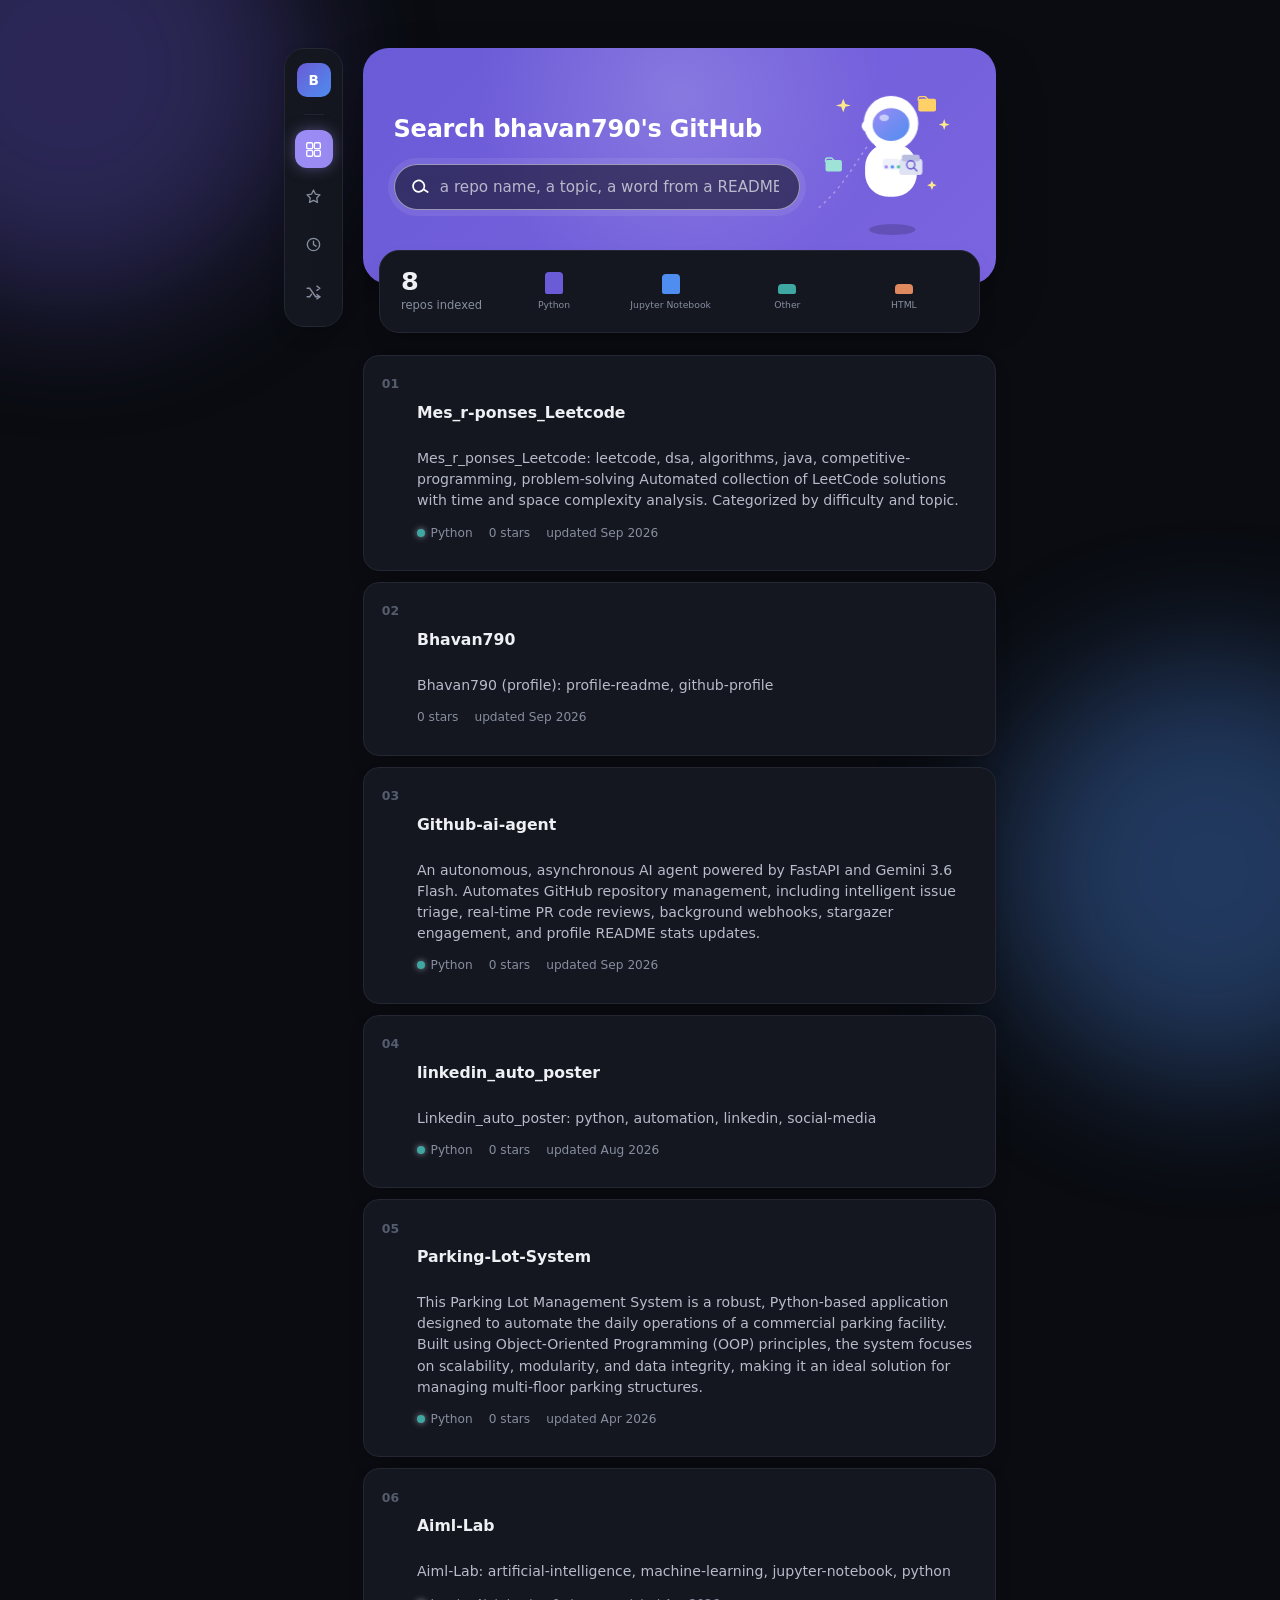
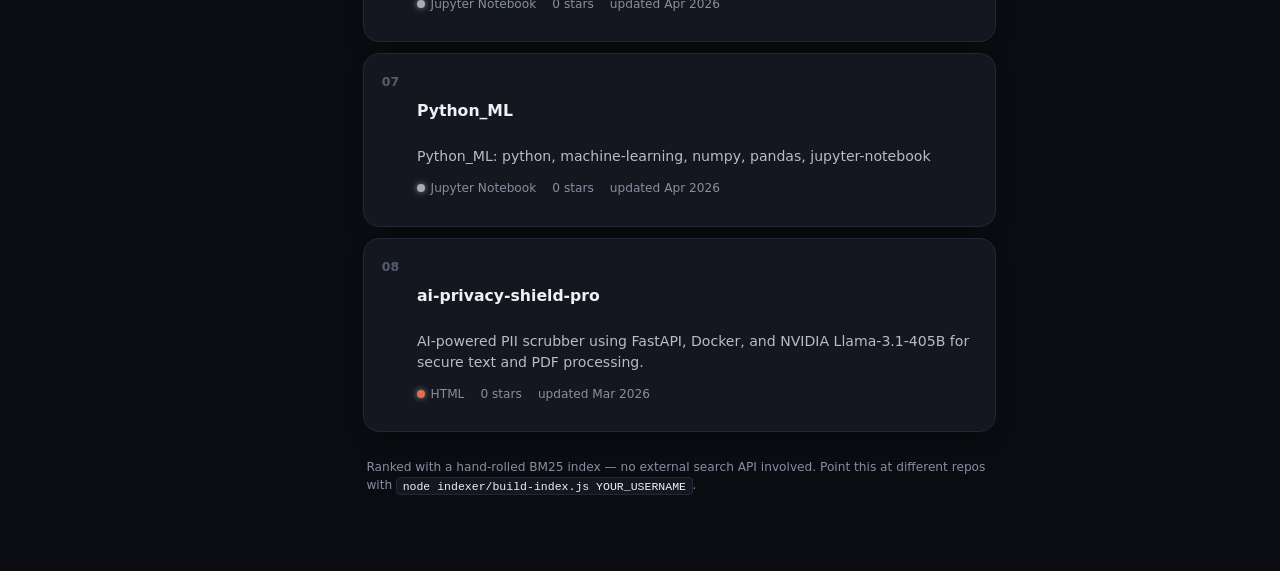
<file: docs/index.html>
<!DOCTYPE html>
<html lang="en">
<head>
  <meta charset="UTF-8" />
  <meta name="viewport" content="width=device-width, initial-scale=1.0" />
  <title>Repo Search</title>
  <link rel="stylesheet" href="style.css" />
</head>
<body>
  <div class="blob blob-a" aria-hidden="true"></div>
  <div class="blob blob-b" aria-hidden="true"></div>

  <div class="sparks" aria-hidden="true">
    <span class="spark" style="left:8%; animation-delay:0s; animation-duration:7s;"></span>
    <span class="spark" style="left:22%; animation-delay:1.4s; animation-duration:9s;"></span>
    <span class="spark" style="left:38%; animation-delay:2.8s; animation-duration:6.5s;"></span>
    <span class="spark" style="left:55%; animation-delay:0.7s; animation-duration:8s;"></span>
    <span class="spark" style="left:71%; animation-delay:3.6s; animation-duration:7.5s;"></span>
    <span class="spark" style="left:86%; animation-delay:2s; animation-duration:9.5s;"></span>
  </div>

  <div class="page">
    <div class="layout">
      <nav class="icon-rail" aria-label="Sort filters">
        <div class="rail-avatar" id="avatar-badge">?</div>
        <div class="rail-divider"></div>
        <div class="rail-buttons" id="rail-buttons">
          <div class="rail-pill" id="rail-pill" aria-hidden="true"></div>
          <button class="rail-btn active" data-filter="all" title="All repos" aria-label="All repos">
            <svg width="17" height="17" viewBox="0 0 20 20" fill="none"><rect x="2" y="2" width="7" height="7" rx="1.5" stroke="currentColor" stroke-width="1.6"/><rect x="11" y="2" width="7" height="7" rx="1.5" stroke="currentColor" stroke-width="1.6"/><rect x="2" y="11" width="7" height="7" rx="1.5" stroke="currentColor" stroke-width="1.6"/><rect x="11" y="11" width="7" height="7" rx="1.5" stroke="currentColor" stroke-width="1.6"/></svg>
          </button>
          <button class="rail-btn" data-filter="starred" title="Most starred" aria-label="Most starred">
            <svg width="17" height="17" viewBox="0 0 20 20" fill="none"><path d="M10 2.5l2.35 4.76 5.25.76-3.8 3.7.9 5.23L10 14.5l-4.7 2.45.9-5.23-3.8-3.7 5.25-.76L10 2.5z" stroke="currentColor" stroke-width="1.5" stroke-linejoin="round"/></svg>
          </button>
          <button class="rail-btn" data-filter="recent" title="Recently updated" aria-label="Recently updated">
            <svg width="17" height="17" viewBox="0 0 20 20" fill="none"><circle cx="10" cy="10" r="7.25" stroke="currentColor" stroke-width="1.6"/><path d="M10 6v4.2l3 1.8" stroke="currentColor" stroke-width="1.6" stroke-linecap="round"/></svg>
          </button>
          <button class="rail-btn" data-filter="shuffle" title="Surprise me" aria-label="Surprise me">
            <svg width="17" height="17" viewBox="0 0 20 20" fill="none"><path d="M2.5 5h3l7 10h5" stroke="currentColor" stroke-width="1.6" stroke-linecap="round" stroke-linejoin="round"/><path d="M2.5 15h3l2.2-3.1" stroke="currentColor" stroke-width="1.6" stroke-linecap="round" stroke-linejoin="round"/><path d="M14 2.5l3.5 2.5-3.5 2.5M14 12.5l3.5 2.5-3.5 2.5" stroke="currentColor" stroke-width="1.6" stroke-linecap="round" stroke-linejoin="round"/></svg>
          </button>
        </div>
      </nav>

      <div class="main">
        <div class="hero" id="hero">
          <div class="hero-content">
            <h1 id="headline">Search your GitHub</h1>
            <form id="search-form" autocomplete="off">
              <label class="search-bar" for="query">
                <svg class="search-icon" width="16" height="16" viewBox="0 0 16 16" fill="none" aria-hidden="true">
                  <circle cx="7" cy="7" r="5.25" stroke="currentColor" stroke-width="1.6"/>
                  <path d="M11 11L14 14" stroke="currentColor" stroke-width="1.6" stroke-linecap="round"/>
                </svg>
                <input id="query" name="query" type="text" placeholder="a repo name, a topic, a word from a README…" autofocus />
              </label>
            </form>
          </div>

          <div class="hero-illustration" aria-hidden="true">
            <svg viewBox="0 0 220 240" width="150" height="164">
              <path d="M4 190 C 40 160, 60 120, 78 96" stroke="rgba(255,255,255,0.35)" stroke-width="2" fill="none" stroke-dasharray="4 6"/>
              <g class="twinkle-star" style="animation-delay:0s">
                <path d="M40 30 L43 38 L51 40 L43 42 L40 50 L37 42 L29 40 L37 38 Z" fill="#ffe98a"/>
              </g>
              <g class="twinkle-star" style="animation-delay:0.8s">
                <path d="M188 60 L190 66 L196 68 L190 70 L188 76 L186 70 L180 68 L186 66 Z" fill="#ffe98a"/>
              </g>
              <g class="twinkle-star" style="animation-delay:1.6s">
                <path d="M170 150 L172 155 L177 157 L172 159 L170 164 L168 159 L163 157 L168 155 Z" fill="#ffe98a"/>
              </g>
              <g class="float-folder" style="animation-delay:0.3s">
                <rect x="150" y="30" width="26" height="19" rx="3" fill="#ffd166"/>
                <path d="M150 33 v-3 a3 3 0 0 1 3-3 h7 l4 4" fill="none" stroke="#ffd166" stroke-width="2" stroke-linejoin="round"/>
              </g>
              <g class="float-folder" style="animation-delay:1.1s">
                <rect x="14" y="120" width="24" height="17" rx="3" fill="#9fe3d8"/>
                <path d="M14 123 v-3 a3 3 0 0 1 3-3 h6 l4 4" fill="none" stroke="#9fe3d8" stroke-width="2" stroke-linejoin="round"/>
              </g>

              <ellipse cx="112" cy="222" rx="34" ry="8" fill="rgba(0,0,0,0.18)"/>

              <g class="astronaut-float">
                <rect x="94" y="130" width="14" height="34" rx="7" fill="#e7e9f5" transform="rotate(-8 101 147)"/>
                <rect x="118" y="130" width="14" height="34" rx="7" fill="#e7e9f5" transform="rotate(10 125 147)"/>
                <rect x="72" y="96" width="76" height="78" rx="34" fill="#ffffff"/>
                <rect x="82" y="70" width="18" height="34" rx="9" fill="#ffffff" transform="rotate(-25 91 87)"/>
                <circle cx="76" cy="70" r="9" fill="#ffffff"/>
                <rect x="122" y="118" width="34" height="24" rx="5" fill="#dfe2f2"/>
                <rect x="126" y="112" width="26" height="10" rx="3" fill="#b9bee0"/>
                <circle cx="139" cy="127" r="6" fill="none" stroke="#6a5bd6" stroke-width="2"/>
                <line x1="143" y1="131" x2="148" y2="136" stroke="#6a5bd6" stroke-width="2" stroke-linecap="round"/>
                <rect x="98" y="118" width="24" height="16" rx="4" fill="#eef0fb"/>
                <circle cx="103" cy="130" r="2.5" fill="#9b8bf4"/>
                <circle cx="112" cy="130" r="2.5" fill="#4f8ef0"/>
                <circle cx="121" cy="130" r="2.5" fill="#4fc3a1"/>
                <circle cx="110" cy="66" r="40" fill="#ffffff"/>
                <ellipse cx="110" cy="68" rx="27" ry="24" fill="url(#visorGradient)"/>
                <ellipse cx="100" cy="58" rx="7" ry="5" fill="rgba(255,255,255,0.55)"/>
              </g>

              <defs>
                <linearGradient id="visorGradient" x1="0" y1="0" x2="1" y2="1">
                  <stop offset="0%" stop-color="#9b8bf4"/>
                  <stop offset="100%" stop-color="#4f8ef0"/>
                </linearGradient>
              </defs>
            </svg>
          </div>
        </div>

        <div class="stat-card">
          <div class="stat-number-wrap">
            <div class="stat-number" id="stat-number">0</div>
            <div class="stat-label">repos indexed</div>
          </div>
          <div class="mini-bars" id="mini-bars"></div>
        </div>

        <section id="results" aria-live="polite"></section>

        <p class="page-footer">
          Ranked with a hand-rolled BM25 index — no external search API involved.
          Point this at different repos with <code>node indexer/build-index.js YOUR_USERNAME</code>.
        </p>
      </div>
    </div>
  </div>

  <script src="search-engine.js"></script>
  <script src="app.js"></script>
</body>
</html>
</file>
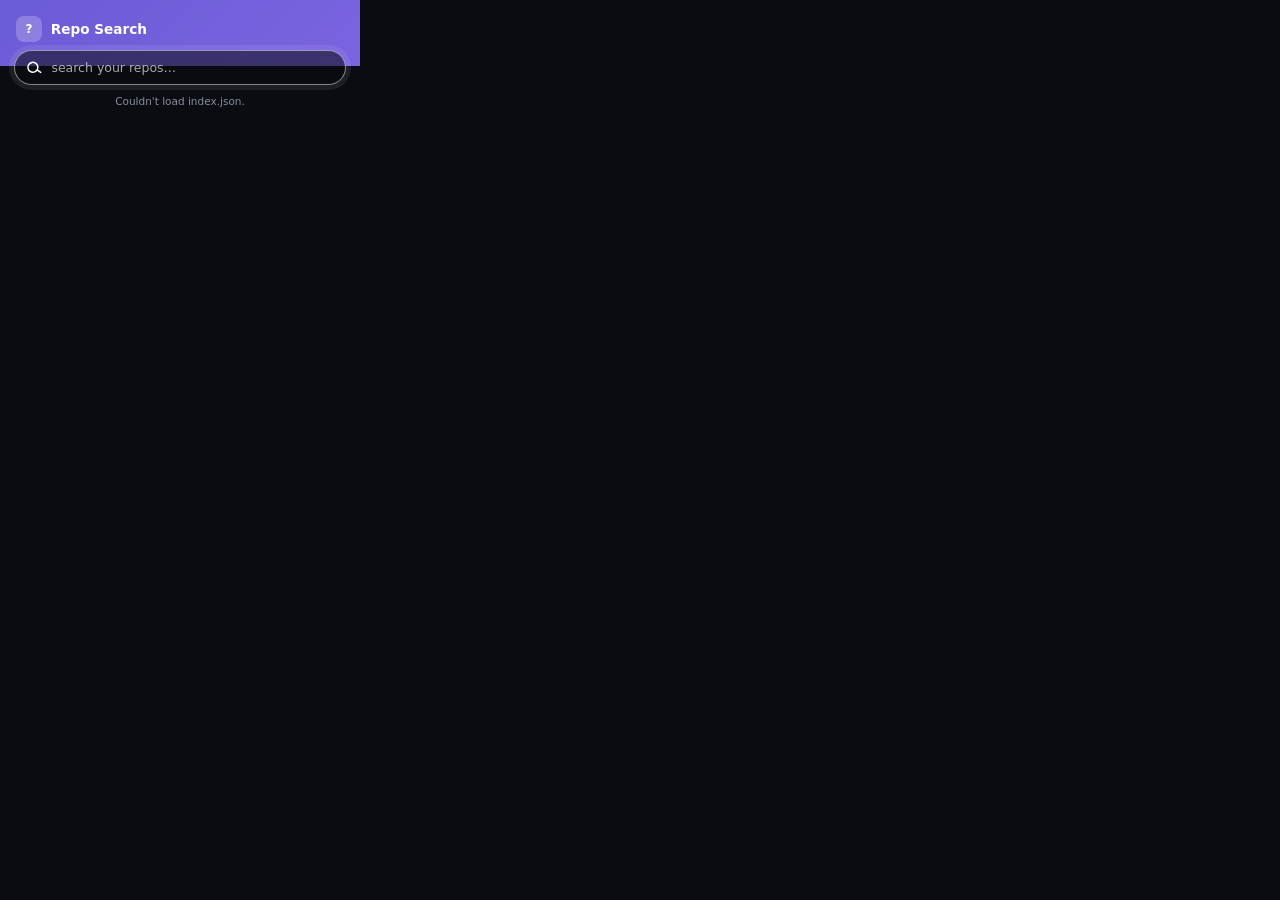
<file: extension/popup.html>
<!DOCTYPE html>
<html lang="en">
<head>
  <meta charset="UTF-8" />
  <title>Repo Search</title>
  <link rel="stylesheet" href="popup.css" />
</head>
<body>
  <div class="hero">
    <div class="avatar-badge" id="avatar-badge">?</div>
    <h1 id="headline">Repo Search</h1>
  </div>

  <label class="search-bar" for="query">
    <svg class="search-icon" width="14" height="14" viewBox="0 0 16 16" fill="none" aria-hidden="true">
      <circle cx="7" cy="7" r="5.25" stroke="currentColor" stroke-width="1.6"/>
      <path d="M11 11L14 14" stroke="currentColor" stroke-width="1.6" stroke-linecap="round"/>
    </svg>
    <input id="query" type="text" placeholder="search your repos…" autofocus />
  </label>

  <p id="subhead"></p>
  <section id="results" aria-live="polite"></section>

  <script src="search-engine.js"></script>
  <script src="popup.js"></script>
</body>
</html>
</file>
<file: docs/style.css>
:root {
  --bg: #0a0c11;
  --card-bg: #14171f;
  --card-border: #232733;
  --text: #eef0f4;
  --muted: #868ea0;
  --grad-start: #6a5bd6;
  --grad-mid: #7b64e0;
  --grad-end: #4f8ef0;
  --accent: #9b8bf4;
  --shadow-soft: 0 25px 60px -20px rgba(0, 0, 0, 0.65);
  --shadow-card: 0 10px 24px -14px rgba(0, 0, 0, 0.6);
}

* {
  box-sizing: border-box;
}

html {
  color-scheme: dark;
}

body {
  margin: 0;
  min-height: 100vh;
  background: var(--bg);
  color: var(--text);
  font-family: -apple-system, BlinkMacSystemFont, "Segoe UI", system-ui, sans-serif;
  line-height: 1.5;
  overflow-x: hidden;
  position: relative;
}

.blob {
  position: fixed;
  border-radius: 50%;
  filter: blur(70px);
  opacity: 0.35;
  z-index: 0;
  pointer-events: none;
  will-change: transform;
}

.blob-a {
  width: 460px;
  height: 460px;
  background: var(--grad-start);
  top: -160px;
  left: -160px;
  animation: blobDrift 14s ease-in-out infinite;
}

.blob-b {
  width: 420px;
  height: 420px;
  background: var(--grad-end);
  bottom: -180px;
  right: -140px;
  animation: blobDrift 18s ease-in-out infinite reverse;
}

@keyframes blobDrift {
  0%, 100% { transform: translate(0, 0) scale(1); }
  50% { transform: translate(36px, -26px) scale(1.08); }
}

.page {
  position: relative;
  z-index: 1;
  max-width: 760px;
  margin: 0 auto;
  padding: 3rem 1.5rem 4rem;
}

.layout {
  display: flex;
  gap: 1.25rem;
  align-items: flex-start;
}

.icon-rail {
  flex-shrink: 0;
  display: flex;
  flex-direction: column;
  align-items: center;
  gap: 0.6rem;
  background: var(--card-bg);
  border: 1px solid var(--card-border);
  border-radius: 20px;
  padding: 0.9rem 0.6rem;
  box-shadow: var(--shadow-card);
  position: relative;
}

.rail-avatar {
  width: 34px;
  height: 34px;
  border-radius: 10px;
  background: linear-gradient(135deg, var(--grad-start), var(--grad-end));
  color: #fff;
  display: flex;
  align-items: center;
  justify-content: center;
  font-weight: 700;
  font-size: 0.85rem;
  margin-bottom: 0.3rem;
}

.rail-divider {
  width: 20px;
  height: 1px;
  background: var(--card-border);
  margin: 0.15rem 0 0.35rem;
}

.rail-buttons {
  position: relative;
  display: flex;
  flex-direction: column;
  align-items: center;
  gap: 0.6rem;
}

.rail-pill {
  position: absolute;
  width: 38px;
  height: 38px;
  border-radius: 12px;
  background: var(--accent);
  top: 0;
  left: 0;
  z-index: 0;
  transition: transform 0.35s cubic-bezier(0.34, 1.56, 0.64, 1);
  box-shadow: 0 0 16px -2px rgba(155, 139, 244, 0.6);
}

.rail-btn {
  position: relative;
  z-index: 1;
  width: 38px;
  height: 38px;
  border-radius: 12px;
  border: none;
  background: transparent;
  color: var(--muted);
  display: flex;
  align-items: center;
  justify-content: center;
  cursor: pointer;
  transition: color 0.2s ease, transform 0.15s ease;
}

.rail-btn:hover {
  color: var(--text);
  transform: translateY(-1px);
}

.rail-btn.active {
  color: #fff;
}

.main {
  flex: 1;
  min-width: 0;
}

.hero {
  position: relative;
  overflow: hidden;
  background: linear-gradient(135deg, var(--grad-start), var(--grad-mid) 45%, var(--grad-end));
  background-size: 220% 220%;
  animation: gradientShift 9s ease-in-out infinite;
  border-radius: 26px;
  padding: 1.9rem 1.9rem 2.6rem;
  color: #fff;
  box-shadow: var(--shadow-soft);
}

@keyframes gradientShift {
  0%, 100% { background-position: 0% 50%; }
  50% { background-position: 100% 50%; }
}

.hero::before {
  content: "";
  position: absolute;
  inset: 0;
  background: radial-gradient(
    340px circle at var(--mx, 50%) var(--my, 20%),
    rgba(255, 255, 255, 0.16),
    transparent 60%
  );
  transition: opacity 0.3s ease;
  pointer-events: none;
}

.hero h1 {
  position: relative;
  margin: 0 0 1.1rem;
  font-size: 1.5rem;
  font-weight: 650;
  letter-spacing: -0.01em;
}

.search-bar {
  position: relative;
  display: flex;
  align-items: center;
  gap: 0.6rem;
  background: rgba(10, 12, 17, 0.55);
  border: 1px solid rgba(255, 255, 255, 0.18);
  backdrop-filter: blur(6px);
  border-radius: 999px;
  padding: 0.75rem 1.1rem;
  transition: box-shadow 0.25s ease, border-color 0.25s ease;
}

.search-bar:focus-within {
  border-color: rgba(255, 255, 255, 0.5);
  box-shadow: 0 0 0 6px rgba(255, 255, 255, 0.08);
}

.search-icon {
  flex-shrink: 0;
  color: #fff;
  transition: transform 0.3s ease;
}

.search-bar:focus-within .search-icon {
  transform: rotate(-12deg) scale(1.08);
}

#query {
  flex: 1;
  background: transparent;
  border: none;
  outline: none;
  color: #fff;
  font-size: 0.95rem;
  font-family: inherit;
}

#query::placeholder {
  color: rgba(255, 255, 255, 0.65);
  transition: opacity 0.2s ease;
}

.stat-card {
  position: relative;
  background: var(--card-bg);
  border: 1px solid var(--card-border);
  border-radius: 20px;
  margin: -2.1rem 1rem 0;
  padding: 1.1rem 1.3rem;
  box-shadow: var(--shadow-card);
  display: flex;
  align-items: center;
  gap: 1.1rem;
}

.stat-number-wrap {
  flex-shrink: 0;
}

.stat-number {
  font-size: 1.6rem;
  font-weight: 700;
  line-height: 1;
  color: var(--text);
  font-variant-numeric: tabular-nums;
}

.stat-label {
  font-size: 0.72rem;
  color: var(--muted);
  margin-top: 0.15rem;
  white-space: nowrap;
}

.mini-bars {
  flex: 1;
  display: flex;
  align-items: flex-end;
  gap: 0.5rem;
  height: 40px;
}

.mini-bar-col {
  flex: 1;
  display: flex;
  flex-direction: column;
  align-items: center;
  gap: 0.25rem;
  height: 100%;
  justify-content: flex-end;
}

.mini-bar {
  width: 100%;
  max-width: 18px;
  border-radius: 4px 4px 2px 2px;
  height: 0%;
  transition: height 0.7s cubic-bezier(0.22, 1, 0.36, 1);
}

.mini-bar-label {
  font-size: 0.58rem;
  color: var(--muted);
  white-space: nowrap;
}

#results {
  margin-top: 1.4rem;
  display: flex;
  flex-direction: column;
  gap: 0.7rem;
}

.result {
  display: flex;
  gap: 0.9rem;
  background: var(--card-bg);
  border: 1px solid var(--card-border);
  border-radius: 16px;
  padding: 1rem 1.1rem;
  box-shadow: var(--shadow-card);
  opacity: 0;
  transform: translateY(14px);
  animation: riseIn 0.45s cubic-bezier(0.22, 1, 0.36, 1) forwards;
  transition: transform 0.15s ease, box-shadow 0.15s ease, border-color 0.15s ease;
}

@keyframes riseIn {
  to {
    opacity: 1;
    transform: translateY(0);
  }
}

.result:hover {
  transform: translateY(-3px);
  border-color: rgba(155, 139, 244, 0.5);
  box-shadow: 0 16px 32px -16px rgba(155, 139, 244, 0.35);
}

.result-rank {
  color: #555c6e;
  font-size: 0.78rem;
  font-weight: 600;
  padding-top: 0.2rem;
  flex-shrink: 0;
  width: 1.3rem;
}

.result-body {
  flex: 1;
  min-width: 0;
}

.result-title a {
  color: var(--text);
  font-weight: 650;
  font-size: 0.98rem;
  text-decoration: none;
}

.result-title a:hover,
.result-title a:focus-visible {
  color: var(--accent);
}

.result-description {
  margin: 0.3rem 0 0.55rem;
  font-size: 0.88rem;
  color: #b7bccb;
}

.result-meta {
  display: flex;
  align-items: center;
  gap: 1rem;
  font-size: 0.76rem;
  color: var(--muted);
}

.result-meta .meta-item {
  display: inline-flex;
  align-items: center;
  gap: 0.35rem;
}

.lang-dot {
  width: 8px;
  height: 8px;
  border-radius: 50%;
  flex-shrink: 0;
  box-shadow: 0 0 6px 0 currentColor;
}

.empty-state,
.hint-state {
  padding: 1.5rem 1.1rem;
  color: var(--muted);
  font-size: 0.88rem;
  background: var(--card-bg);
  border: 1px solid var(--card-border);
  border-radius: 16px;
  box-shadow: var(--shadow-card);
}

.page-footer {
  margin-top: 1.6rem;
  font-size: 0.76rem;
  color: var(--muted);
  padding: 0 0.2rem;
}

.page-footer code {
  background: var(--card-bg);
  border: 1px solid var(--card-border);
  border-radius: 4px;
  padding: 0.1rem 0.35rem;
  font-size: 0.72rem;
  color: var(--text);
}

@media (max-width: 560px) {
  .layout {
    flex-direction: column;
  }
  .icon-rail {
    flex-direction: row;
    width: 100%;
    justify-content: center;
  }
  .icon-rail .rail-avatar {
    margin-bottom: 0;
  }
  .rail-divider {
    width: 1px;
    height: 20px;
    margin: 0 0.3rem;
  }
  .rail-buttons {
    flex-direction: row;
  }
  .stat-card {
    flex-wrap: wrap;
  }
}

@media (prefers-reduced-motion: reduce) {
  .blob-a, .blob-b, .hero {
    animation: none;
  }
  .result {
    animation: none;
    opacity: 1;
    transform: none;
  }
  .mini-bar {
    transition: none;
  }
}

/* ---- realistic-image additions: floating illustration + drifting sparks ---- */

.sparks {
  position: fixed;
  inset: 0;
  z-index: 0;
  pointer-events: none;
  overflow: hidden;
}

.spark {
  position: absolute;
  bottom: -20px;
  width: 4px;
  height: 4px;
  border-radius: 50%;
  background: #9b8bf4;
  box-shadow: 0 0 8px 2px rgba(155, 139, 244, 0.7);
  opacity: 0;
  animation-name: floatUp;
  animation-timing-function: ease-in;
  animation-iteration-count: infinite;
}

@keyframes floatUp {
  0% { transform: translateY(0) scale(1); opacity: 0; }
  10% { opacity: 0.9; }
  85% { opacity: 0.5; }
  100% { transform: translateY(-70vh) scale(0.6); opacity: 0; }
}

.hero {
  display: flex;
  align-items: center;
  gap: 1rem;
}

.hero-content {
  flex: 1;
  min-width: 0;
}

.hero-illustration {
  position: relative;
  flex-shrink: 0;
  display: flex;
  align-items: flex-end;
  justify-content: center;
}

.astronaut-float {
  animation: astronautBob 4.5s ease-in-out infinite;
  transform-origin: center;
}

@keyframes astronautBob {
  0%, 100% { transform: translateY(0) rotate(0deg); }
  50% { transform: translateY(-9px) rotate(1.5deg); }
}

.twinkle-star {
  animation: twinkle 2.2s ease-in-out infinite;
  transform-origin: center;
}

@keyframes twinkle {
  0%, 100% { opacity: 0.35; transform: scale(0.85); }
  50% { opacity: 1; transform: scale(1.1); }
}

.float-folder {
  animation: folderBob 3.6s ease-in-out infinite;
  transform-origin: center;
}

@keyframes folderBob {
  0%, 100% { transform: translateY(0); }
  50% { transform: translateY(-6px); }
}

@media (max-width: 680px) {
  .hero-illustration {
    display: none;
  }
}

@media (prefers-reduced-motion: reduce) {
  .spark {
    display: none;
  }
  .astronaut-float,
  .twinkle-star,
  .float-folder {
    animation: none;
  }
}
</file>
<file: extension/popup.css>
:root {
  --bg: #0a0c11;
  --card-bg: #14171f;
  --card-border: #232733;
  --text: #eef0f4;
  --muted: #868ea0;
  --grad-start: #6a5bd6;
  --grad-mid: #7b64e0;
  --grad-end: #4f8ef0;
  --accent: #9b8bf4;
  --shadow-card: 0 8px 20px -12px rgba(0, 0, 0, 0.6);
}

* {
  box-sizing: border-box;
}

body {
  margin: 0;
  width: 360px;
  max-height: 500px;
  overflow-y: auto;
  background: var(--bg);
  color: var(--text);
  font-family: -apple-system, BlinkMacSystemFont, "Segoe UI", system-ui, sans-serif;
  font-size: 13px;
}

.hero {
  position: relative;
  overflow: hidden;
  background: linear-gradient(135deg, var(--grad-start), var(--grad-mid) 45%, var(--grad-end));
  background-size: 220% 220%;
  animation: gradientShift 9s ease-in-out infinite;
  padding: 1rem 1rem 1.5rem;
  color: #fff;
  display: flex;
  align-items: center;
  gap: 0.55rem;
}

@keyframes gradientShift {
  0%, 100% { background-position: 0% 50%; }
  50% { background-position: 100% 50%; }
}

.avatar-badge {
  position: relative;
  width: 26px;
  height: 26px;
  border-radius: 8px;
  background: rgba(255, 255, 255, 0.22);
  display: flex;
  align-items: center;
  justify-content: center;
  font-weight: 700;
  font-size: 0.75rem;
  flex-shrink: 0;
}

.hero h1 {
  position: relative;
  font-size: 0.85rem;
  font-weight: 650;
  margin: 0;
}

.search-bar {
  position: relative;
  display: flex;
  align-items: center;
  gap: 0.5rem;
  background: rgba(10, 12, 17, 0.55);
  border: 1px solid rgba(255, 255, 255, 0.18);
  border-radius: 999px;
  padding: 0.5rem 0.75rem;
  margin: -1rem 0.9rem 0;
  box-shadow: var(--shadow-card);
  transition: box-shadow 0.25s ease, border-color 0.25s ease;
}

.search-bar:focus-within {
  border-color: rgba(255, 255, 255, 0.5);
  box-shadow: 0 0 0 5px rgba(255, 255, 255, 0.08);
}

.search-icon {
  flex-shrink: 0;
  color: #fff;
  transition: transform 0.3s ease;
}

.search-bar:focus-within .search-icon {
  transform: rotate(-12deg) scale(1.08);
}

#query {
  flex: 1;
  background: transparent;
  border: none;
  outline: none;
  color: #fff;
  font-size: 12.5px;
  font-family: inherit;
}

#query::placeholder {
  color: rgba(255, 255, 255, 0.65);
}

#subhead {
  font-size: 10.5px;
  color: var(--muted);
  text-align: center;
  margin: 0.6rem 0 0.2rem;
  font-variant-numeric: tabular-nums;
}

#results {
  padding: 0.5rem 0.9rem 0.9rem;
  display: flex;
  flex-direction: column;
  gap: 0.5rem;
}

.result {
  display: flex;
  gap: 0.6rem;
  background: var(--card-bg);
  border: 1px solid var(--card-border);
  border-radius: 12px;
  padding: 0.65rem 0.75rem;
  box-shadow: var(--shadow-card);
  opacity: 0;
  transform: translateY(10px);
  animation: riseIn 0.4s cubic-bezier(0.22, 1, 0.36, 1) forwards;
}

@keyframes riseIn {
  to { opacity: 1; transform: translateY(0); }
}

.result-rank {
  color: #555c6e;
  font-size: 10px;
  font-weight: 600;
  padding-top: 0.2rem;
  width: 1rem;
  flex-shrink: 0;
}

.result-body {
  flex: 1;
  min-width: 0;
}

.result-title a {
  color: var(--text);
  font-weight: 650;
  font-size: 12.5px;
  text-decoration: none;
}

.result-title a:hover,
.result-title a:focus-visible {
  color: var(--accent);
}

.result-description {
  margin: 0.2rem 0 0.35rem;
  font-size: 11px;
  color: #b7bccb;
}

.result-meta {
  display: flex;
  align-items: center;
  gap: 0.6rem;
  font-size: 10px;
  color: var(--muted);
}

.result-meta .meta-item {
  display: inline-flex;
  align-items: center;
  gap: 0.3rem;
}

.lang-dot {
  width: 7px;
  height: 7px;
  border-radius: 50%;
  flex-shrink: 0;
  box-shadow: 0 0 5px 0 currentColor;
}

.hint-state,
.empty-state {
  padding: 0.9rem 0.75rem;
  color: var(--muted);
  font-size: 11.5px;
  background: var(--card-bg);
  border: 1px solid var(--card-border);
  border-radius: 12px;
  box-shadow: var(--shadow-card);
  margin: 0 0.9rem;
}

@media (prefers-reduced-motion: reduce) {
  .hero { animation: none; }
  .result { animation: none; opacity: 1; transform: none; }
}
</file>
